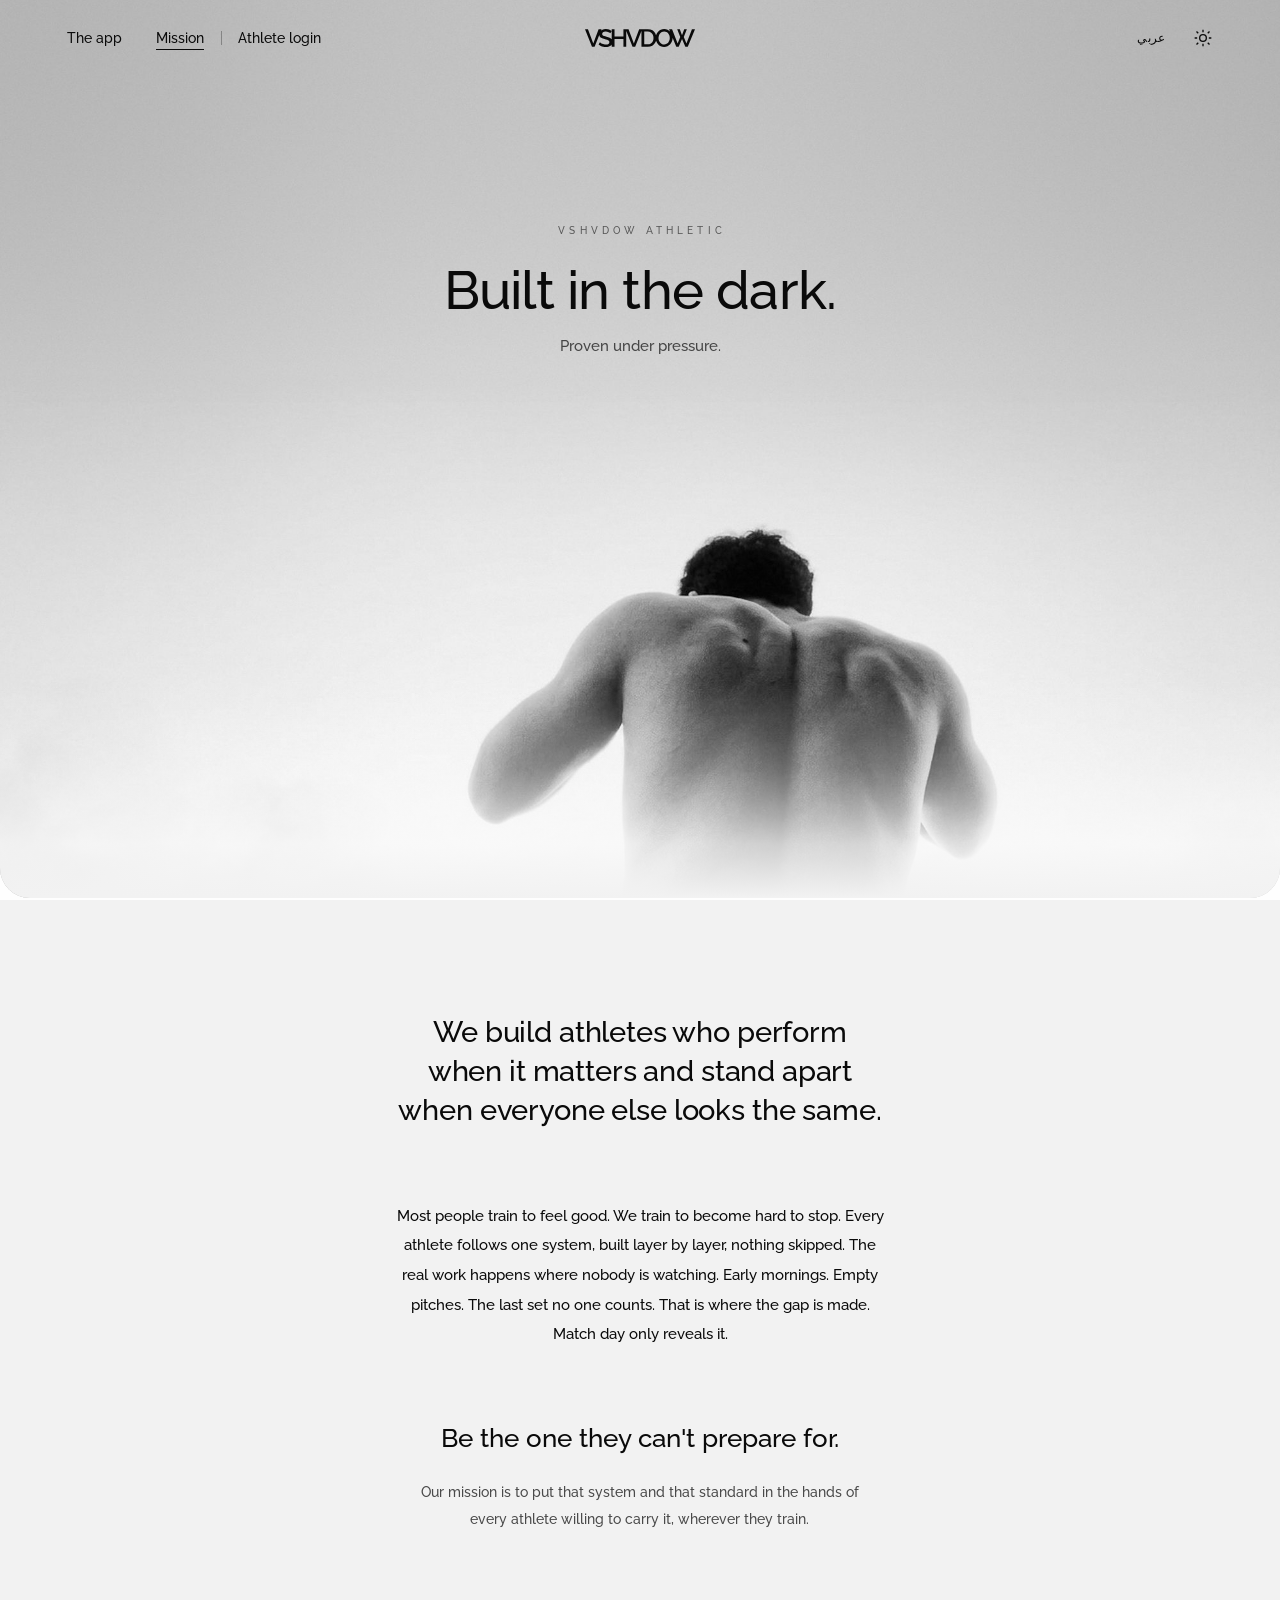
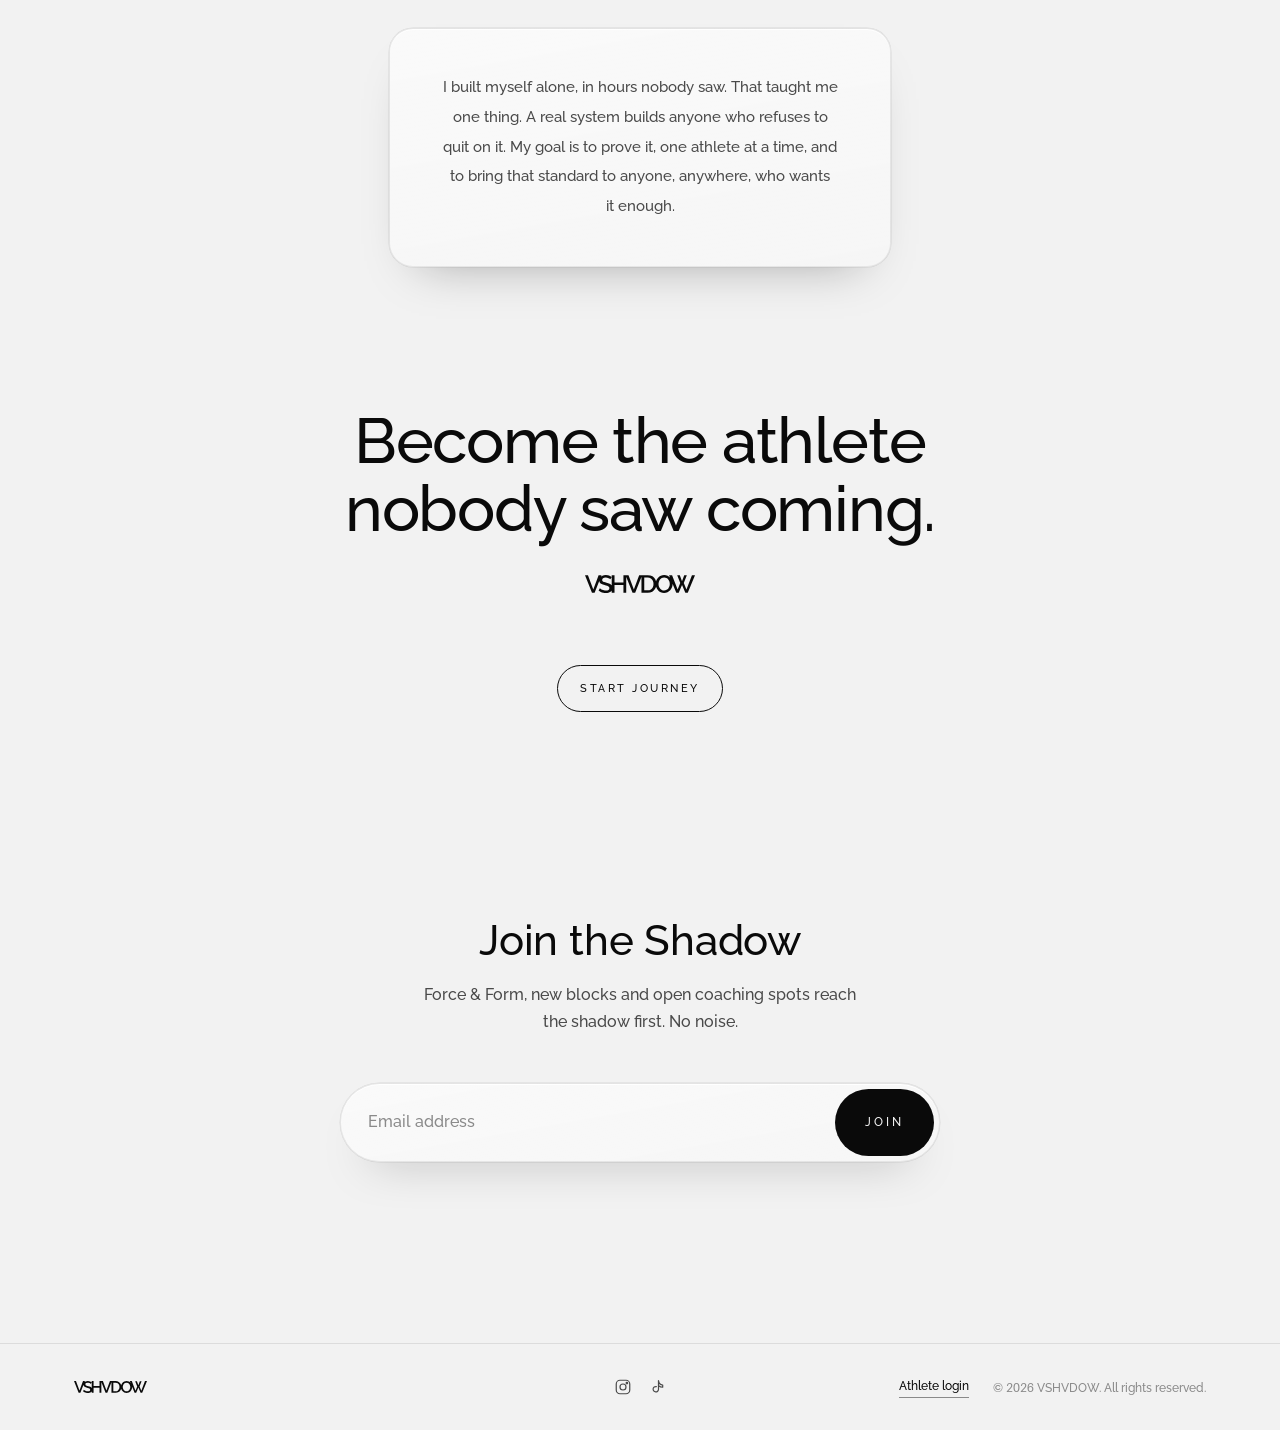
<file: mission.html>
<!DOCTYPE html>
<html lang="en" dir="ltr">
<head>
<meta charset="UTF-8">
<meta name="viewport" content="width=device-width, initial-scale=1.0">

<!-- Sets theme + language before first paint, so there's no flash of the wrong one -->
<script>
(function(){
  try {
    var theme = localStorage.getItem('vshvdow-theme');
    if (!theme) theme = window.matchMedia('(prefers-color-scheme: dark)').matches ? 'dark' : 'light';
    document.documentElement.setAttribute('data-theme', theme);
    var lang = localStorage.getItem('vshvdow-lang') || 'en';
    document.documentElement.setAttribute('lang', lang);
    document.documentElement.setAttribute('dir', lang === 'ar' ? 'rtl' : 'ltr');
    document.documentElement.classList.add('js');
  } catch (e) {}
})();
</script>

<title>VSHVDOW | The Mission</title>
<meta name="description" content="The VSHVDOW mission. One system that builds any athlete willing to carry the standard, wherever they train.">

<meta property="og:title" content="VSHVDOW | The Mission">
<meta property="og:description" content="Built in the dark. Proven under pressure.">
<meta property="og:image" content="https://vshvdow.com/mission-hero-1200.jpg">
<meta property="og:url" content="https://vshvdow.com/mission.html">
<meta name="twitter:card" content="summary_large_image">
<link rel="canonical" href="https://vshvdow.com/mission.html">
<meta property="og:type" content="website">
<meta name="theme-color" content="#000000">

<link rel="icon" type="image/png" sizes="32x32" href="favicon-32.png">
<link rel="icon" type="image/png" sizes="16x16" href="favicon-16.png">
<link rel="apple-touch-icon" sizes="180x180" href="favicon-180.png">
<link rel="icon" type="image/png" sizes="512x512" href="favicon-512.png">

<link rel="preconnect" href="https://fonts.googleapis.com">
<link rel="preconnect" href="https://fonts.gstatic.com" crossorigin>
<link href="https://fonts.googleapis.com/css2?family=Raleway:wght@400;500;600&family=Cairo:wght@400;500&display=swap" rel="stylesheet">


<link rel="preload" href="aileron-400.woff2" as="font" type="font/woff2" crossorigin>
<link rel="preload" as="image" href="mission-hero.jpg" imagesrcset="mission-hero-1200.jpg 1200w, mission-hero.jpg 2000w" imagesizes="100vw">
<link rel="preload" href="vshvdow-wordmark.svg" as="image" type="image/svg+xml">
<link rel="stylesheet" href="styles.css">
<link rel="stylesheet" href="glass.css">
</head>
<body data-page="mission">

<a class="skip-link" href="#main">Skip to content</a>

<header class="site-header" id="siteHeader">
  <div class="header-inner">
    <nav class="main-nav" id="mainNav" aria-label="Primary">
      <a href="index.html#app" data-nav="app"></a>
      <a href="mission.html" data-nav="mission" aria-current="page"></a>
      <a class="nav-login" href="https://app.vshvdow.com" data-nav="login" data-app-link></a>
      <div class="nav-utility">
        <button id="langToggleMobile" class="nav-utility-btn" type="button"></button>
        <button id="themeToggleMobile" class="nav-utility-btn" type="button"></button>
      </div>
    </nav>

    <a class="wordmark" href="index.html" aria-label="VSHVDOW home"><span class="logo-word" aria-hidden="true"></span></a>

    <div class="header-actions">
      <button id="langToggle" class="pill-btn" type="button"></button>

      <button id="themeToggle" class="icon-btn" type="button" aria-label="Toggle color theme">
        <svg class="icon icon-sun" viewBox="0 0 24 24" fill="none" stroke="currentColor" stroke-width="1.6"><circle cx="12" cy="12" r="4"/><path d="M12 2v3M12 19v3M4.2 4.2l2.1 2.1M17.7 17.7l2.1 2.1M2 12h3M19 12h3M4.2 19.8l2.1-2.1M17.7 6.3l2.1-2.1"/></svg>
        <svg class="icon icon-moon" viewBox="0 0 24 24" fill="none" stroke="currentColor" stroke-width="1.6"><path d="M20 14.5A8.5 8.5 0 1 1 9.5 4a7 7 0 0 0 10.5 10.5z"/></svg>
      </button>

      <button id="menuToggle" class="icon-btn nav-toggle" type="button" aria-expanded="false" aria-controls="mainNav" aria-label="Menu">
        <span class="burger"><span></span><span></span><span></span></span>
      </button>
    </div>
  </div>
</header>

<main id="main">

  <section class="mission-hero" id="top">
    <img class="mission-hero-img" src="mission-hero.jpg" srcset="mission-hero-1200.jpg 1200w, mission-hero.jpg 2000w" sizes="100vw" alt="A VSHVDOW athlete training in the fog" fetchpriority="high">
    <div class="mission-hero-content">
      <p class="mission-kicker reveal" id="missionKicker" dir="ltr"></p>
      <h1 class="mission-title reveal reveal-delay" id="missionTitle"></h1>
      <p class="mission-sub reveal reveal-delay-2" id="missionSub"></p>
    </div>
  </section>

  <section class="mission-section" id="mission">
    <div class="section-inner mission-inner">
      <p class="mission-lead" id="missionLead"></p>
      <p class="mission-body" id="missionBody"></p>
      <p class="mission-line" id="missionLine"></p>
      <p class="mission-goal" id="missionGoal"></p>
      <p class="mission-note" id="missionNote"></p>
      <h2 class="mission-statement" id="missionStatement"></h2>
      <p class="mission-sign" aria-label="VSHVDOW"><span class="logo-word" aria-hidden="true"></span></p>
      <a class="line-btn mission-cta" id="missionCta" href="index.html#coaching"></a>
    </div>
  </section>

  <section class="signup-section" id="join">
    <div class="section-inner signup-inner">
      <h2 id="joinTitle"></h2>
      <p class="signup-sub" id="joinSub"></p>
      <form class="signup-form" id="joinForm" novalidate>
        <label class="sr-only" for="joinEmail" id="joinLabel"></label>
        <input class="signup-input" type="email" id="joinEmail" name="email" autocomplete="email" inputmode="email" required>
        <input class="signup-hp" type="text" name="_honey" tabindex="-1" autocomplete="off" aria-hidden="true">
        <button class="signup-btn" type="submit" id="joinBtn"></button>
      </form>
      <p class="signup-status" id="joinStatus" role="status" aria-live="polite"></p>
    </div>
  </section>

</main>

<footer class="site-footer">
  <div class="footer-inner">
    <a class="footer-brand" href="index.html" aria-label="VSHVDOW"><span class="logo-word" aria-hidden="true"></span></a>
    <div class="footer-social">
      <a id="igLink" href="https://www.instagram.com/vshvdow/" target="_blank" rel="noopener" aria-label="Instagram">
        <svg class="icon" viewBox="0 0 24 24" fill="none" stroke="currentColor" stroke-width="1.6"><rect x="3" y="3" width="18" height="18" rx="5"/><circle cx="12" cy="12" r="4"/><circle cx="17.2" cy="6.8" r="1"/></svg>
      </a>
      <a id="ttLink" href="https://www.tiktok.com/@vshvdow?is_from_webapp=1&sender_device=pc" target="_blank" rel="noopener" aria-label="TikTok">
        <svg class="icon" viewBox="0 0 24 24" fill="none" stroke="currentColor" stroke-width="1.6" stroke-linecap="round" stroke-linejoin="round"><path d="M14 3.8v11.2a3.6 3.6 0 1 1-2.9-3.53"/><path d="M14 3.8c.35 3 2.6 5.25 5.6 5.5v3a8.6 8.6 0 0 1-5.6-2.05"/></svg>
      </a>
    </div>
    <div class="footer-end">
      <a class="footer-login" href="https://app.vshvdow.com" data-nav="login" data-app-link></a>
      <p class="footer-rights">© <span id="footerYear"></span> VSHVDOW. <span id="footerRights"></span></p>
    </div>
  </div>
</footer>

<div class="toast" id="toast" role="status" aria-live="polite"></div>

<script src="content.js"></script>
<script src="script.js"></script>
</body>
</html>
</file>
<file: styles.css>
/* ==========================================================
   VSHVDOW · styles.css
   Design tokens live at the top. Layout/section rules follow.
   RTL (Arabic) is handled mostly by CSS logical properties, so
   most rules do not need a separate [dir="rtl"] override.
   ========================================================== */

/* ---------- Fonts ---------- */
/* Aileron (free, CC0) is hosted with the site and used for numbers only. */
@font-face { font-family: 'Aileron'; src: url('aileron-300.woff2') format('woff2'); font-weight: 300; font-style: normal; font-display: swap; }
@font-face { font-family: 'Aileron'; src: url('aileron-400.woff2') format('woff2'); font-weight: 400; font-style: normal; font-display: swap; }
/* "VSH Numerals" only contains the digits 0 to 9 (unicode-range), so putting it
   first in the font stack draws every number on the site in Aileron while
   all the letters stay Raleway (or Cairo in Arabic). */
@font-face { font-family: 'VSH Numerals'; src: url('aileron-300.woff2') format('woff2'); font-weight: 1 350; font-style: normal; font-display: swap; unicode-range: U+0030-0039; }
@font-face { font-family: 'VSH Numerals'; src: url('aileron-400.woff2') format('woff2'); font-weight: 351 1000; font-style: normal; font-display: swap; unicode-range: U+0030-0039; }

/* ---------- Reset ---------- */
*, *::before, *::after { box-sizing: border-box; }
html { height: 100%; }
body { min-height: 100%; }
body { margin: 0; }
img { max-width: 100%; display: block; }
a { color: inherit; }
button { font: inherit; color: inherit; background: none; border: 0; cursor: pointer; }
ul { margin: 0; padding: 0; list-style: none; }
h1, h2, h3, p { margin: 0; }
h1, h2, h3, h4, strong, b, th { font-weight: var(--w-heavy); }

/* ---------- Design tokens ---------- */
:root {
  --c-void:  #0a0a0a;
  --c-ink:   #1a1a1a;
  --c-iron:  #4a4a4a;
  --c-mist:  #8a8a8a;
  --c-fog:   #d6d6d6;
  --c-paper: #fafafa;

  --bg: var(--c-paper);
  --bg-raised: #ffffff;
  --text: var(--c-void);
  --text-muted: var(--c-iron);
  --text-faint: var(--c-mist);
  --border: #dcdcdc;
  --invert-bg: var(--c-void);
  --invert-text: var(--c-paper);
  --invert-muted: #b5b5b5;
  --scrim: rgba(10,10,10,.5);
  color-scheme: light;

  --font-display: 'VSH Numerals', 'Raleway', sans-serif;
  --font-body: 'VSH Numerals', 'Raleway', sans-serif;
  --font-mono: 'Aileron', 'Raleway', sans-serif; /* big numbers: pyramid layers, prices, product numbers */
  --w-heavy: 500; /* headlines and titles use Medium, never bold */
  --w-light: 300; /* the logo, the hero line and big numbers use Light */
  --w-text: 500;

  --container: 1180px;

  /* One logo scale: every logo on the site is one of these four sizes */
  --logo-md: 18px;   /* wordmark height: header, Mission signature */
  --logo-sm: 12px;   /* wordmark height: footer */
  --mark-lg: 96px;   /* crescent width: over a section title */
  --mark-sm: 40px;   /* crescent width: on a card */
  /* One shape for every portrait photo and film (the program cards, the coach, results) */
  --ratio-portrait: 3 / 4;
  --radius: 0;
  --ease: cubic-bezier(.22,.61,.36,1);

  --sp-1: 4px;  --sp-2: 8px;  --sp-3: 12px; --sp-4: 16px; --sp-5: 24px;
  --sp-6: 32px; --sp-7: 48px; --sp-8: 64px; --sp-9: 96px; --sp-10: 128px;

  --text-xs: .78rem; --text-sm: .9rem; --text-base: 1rem; --text-lg: 1.15rem;
  --text-xl: 1.4rem;  --text-2xl: 1.75rem; --text-3xl: 2.25rem;
  --text-4xl: 3rem;   --text-hero: clamp(2.4rem, 6.5vw, 5rem);
}

html[lang="ar"] {
  --font-display: 'VSH Numerals', 'Cairo', sans-serif;
  --font-body: 'VSH Numerals', 'Cairo', sans-serif;
}

html[data-theme="dark"] {
  --bg: var(--c-void);
  --bg-raised: #141414;
  --text: var(--c-paper);
  --text-muted: #b5b5b5;
  --text-faint: #6b6b6b;
  --border: #262626;
  --invert-bg: var(--c-paper);
  --invert-text: var(--c-void);
  --invert-muted: #575757;
  --scrim: rgba(0,0,0,.6);
  color-scheme: dark;
}

/* ---------- Base ---------- */
body {
  background: var(--bg);
  color: var(--text);
  font-family: var(--font-body);
  font-size: var(--text-base);
  font-weight: var(--w-text);
  line-height: 1.55;
  -webkit-font-smoothing: antialiased;
  transition: background .25s var(--ease), color .25s var(--ease);
}
.section-inner { max-width: var(--container); margin-inline: auto; padding-inline: var(--sp-5); }
main { display: flow-root; } /* contains .hero's negative margin so it can't collapse through to <body> and break the sticky header */
section { padding-block: clamp(5.5rem, 9vw, 8.5rem); }
section[id] { scroll-margin-top: 84px; }
@media (max-width: 760px) { section { padding-block: 4.5rem; } }

h2 { font-family: var(--font-display); font-weight: var(--w-heavy); font-size: var(--text-3xl); line-height: 1.15; letter-spacing: -.2px; }
html[lang="ar"] h2 { letter-spacing: 0; }
/* balanced headlines and no lonely last words in paragraphs */
h1, h2, h3 { text-wrap: balance; }
p { text-wrap: pretty; }
.sr-only { position: absolute; width: 1px; height: 1px; padding: 0; margin: -1px; overflow: hidden; clip: rect(0 0 0 0); white-space: nowrap; border: 0; }
::selection { background: var(--text); color: var(--bg); }
.section-sub { max-width: 46ch; color: var(--text-muted); font-size: var(--text-lg); margin-top: var(--sp-3); }

.skip-link { position: absolute; inset-inline-start: -999px; top: 0; background: var(--text); color: var(--bg); padding: .8em 1.2em; z-index: 999; }
.skip-link:focus { inset-inline-start: var(--sp-3); top: var(--sp-3); }

:focus-visible { outline: 2px solid var(--text); outline-offset: 3px; }

@media (prefers-reduced-motion: reduce) {
  *, *::before, *::after { animation-duration: .001ms !important; animation-iteration-count: 1 !important; transition-duration: .001ms !important; scroll-behavior: auto !important; }
}
html { scroll-behavior: smooth; }
/* Moving between the home page and the Mission page cross-fades instead of
   flashing white (browsers that support it). The header is identical on both
   pages, so it holds still through the fade. It must NOT get its own
   view-transition-name: that turns it into a "backdrop root" and switches
   off the blur behind it. */
@view-transition { navigation: auto; }
::view-transition-old(root), ::view-transition-new(root) { animation-duration: .45s; animation-timing-function: cubic-bezier(.22,.61,.36,1); }
@media (prefers-reduced-motion: reduce) { @view-transition { navigation: none; } }

.icon { width: 20px; height: 20px; }

/* ---------- Buttons ---------- */
.btn {
  display: inline-flex; align-items: center; justify-content: center; gap: .5em;
  padding: .95em 1.7em; font-family: var(--font-body); font-weight: 500; font-size: var(--text-base);
  text-decoration: none; border: 1.5px solid var(--text); border-radius: var(--radius);
  transition: transform .15s var(--ease), background .2s var(--ease), color .2s var(--ease), opacity .2s var(--ease);
  white-space: nowrap;
}
.btn-primary { background: var(--text); color: var(--bg); }
.btn-primary:hover { transform: translateY(-2px); }
.btn-ghost { background: transparent; color: var(--text); }
/* Outline: transparent fill, only the edge (and text) coloured */
.btn-outline { background: transparent; color: var(--text); border-color: currentColor; }
.btn-outline:hover { background: var(--text); color: var(--bg); border-color: var(--text); transform: translateY(-2px); }
.btn-ghost:hover { background: var(--text); color: var(--bg); }
.btn-small { padding: .55em 1.2em; font-size: var(--text-sm); }
.btn[disabled], .btn.is-waitlist { opacity: .55; cursor: default; }
.btn.is-waitlist:hover { transform: none; }

/* ---------- Logo ---------- */
/* Each logo comes from ONE file: vshvdow-wordmark.svg (the name) and
   vshvdow-icon.svg (the crescent). They're drawn as a mask in the current
   text colour, so they follow light, dark and the header's tone by
   themselves. Replace those two files and the logo changes everywhere
   (README part 6). The shapes' proportions are the aspect ratios below. */
.logo-word, .logo-mark {
  display: block; background-color: currentColor;
  -webkit-mask-repeat: no-repeat; mask-repeat: no-repeat;
  -webkit-mask-size: contain; mask-size: contain;
  -webkit-mask-position: center; mask-position: center;
}
.logo-word { -webkit-mask-image: url("vshvdow-wordmark.svg"); mask-image: url("vshvdow-wordmark.svg"); aspect-ratio: 6228 / 1018; height: var(--logo-md); width: auto; }
.logo-mark { -webkit-mask-image: url("vshvdow-icon.svg"); mask-image: url("vshvdow-icon.svg"); aspect-ratio: 978.52 / 416.3; width: var(--mark-sm); height: auto; }
@media (forced-colors: active) { .logo-word, .logo-mark { forced-color-adjust: none; background-color: CanvasText; } }

/* ---------- Header ---------- */
/* Transparent at the very top (sits over the hero video). Once the page
   scrolls, script.js adds .scrolled and a soft fog fades in behind the
   header: a light blur that is strongest at the very top and dissolves
   downwards (masked), so there is no hard edge or frame line. The fog lives
   on ::before (not the header itself) so the fixed mobile menu inside the
   header still positions against the viewport. .on-dark / .on-light (set by
   script.js over dark photo bands) flip the text colour and the fog tint. */
.site-header {
  position: sticky; top: 0; z-index: 100;
  background: transparent;
}
.site-header::before {
  content: ""; position: absolute; inset: 0; pointer-events: none;
  background: linear-gradient(180deg, color-mix(in srgb, var(--bg) 45%, transparent) 0%, color-mix(in srgb, var(--bg) 18%, transparent) 60%, transparent 100%);
  -webkit-backdrop-filter: blur(8px); backdrop-filter: blur(8px);
  -webkit-mask-image: linear-gradient(180deg, #000 0%, #000 35%, transparent 100%);
  mask-image: linear-gradient(180deg, #000 0%, #000 35%, transparent 100%);
  opacity: 0; transition: opacity .45s var(--ease);
}
.site-header.scrolled::before { opacity: 1; }
/* same strength over the dark photo bands, just a darker tint so white text stays readable */
.site-header.on-dark::before { background: linear-gradient(180deg, rgba(10,10,10,.3) 0%, rgba(10,10,10,.1) 60%, rgba(10,10,10,0) 100%); }
.site-header.on-light::before { background: linear-gradient(180deg, rgba(250,250,250,.5) 0%, rgba(250,250,250,.2) 60%, rgba(250,250,250,0) 100%); }
@supports not ((backdrop-filter: blur(1px)) or (-webkit-backdrop-filter: blur(1px))) {
  .site-header::before { background: linear-gradient(180deg, color-mix(in srgb, var(--bg) 85%, transparent) 0%, transparent 100%); }
}
.header-inner { position: relative; z-index: 1; }
.header-inner .wordmark::after { display: none; }
.header-inner .pill-btn { border-color: transparent; }
.wordmark, .pill-btn, .icon-btn { transition: color .2s var(--ease), opacity .15s var(--ease); }

.site-header.on-dark .wordmark,
.site-header.on-dark .pill-btn,
.site-header.on-dark .icon-btn { color: #fff; }
.site-header.on-light .wordmark,
.site-header.on-light .pill-btn,
.site-header.on-light .icon-btn { color: var(--c-void); }
@media (min-width: 901px) {
  /* on smaller screens the nav links live inside the solid dropdown panel, so they keep theme colours */
  .site-header.on-dark .main-nav a { color: #fff; }
  .site-header.on-light .main-nav a { color: var(--c-void); }
}
.site-header .main-nav a:hover,
.site-header .pill-btn:hover,
.site-header .icon-btn:hover { opacity: .65; background: none; }
.site-header .main-nav a:hover { text-decoration: underline; text-underline-offset: 4px; }
.header-inner {
  max-width: var(--container); margin-inline: auto; padding-inline: var(--sp-5);
  height: 68px; display: grid; grid-template-columns: 1fr auto 1fr; align-items: center; column-gap: var(--sp-5);
}
.wordmark {
  display: block; line-height: 0; text-decoration: none; color: var(--text); position: relative;
  grid-column: 2; justify-self: center;
}
/* the header logo: the single wordmark file, at the standard size */
.wordmark .logo-word { height: var(--logo-md); }
@media (max-width: 860px) { .wordmark .logo-word { height: 15px; } }
/* Athlete login sits apart from the page links, behind a short hairline */
.main-nav .nav-login { position: relative; }
@media (min-width: 901px) {
  .main-nav .nav-login::before { content: ""; position: absolute; inset-inline-start: -14px; top: 50%; width: 1px; height: 12px; background: currentColor; opacity: .3; transform: translateY(-50%); }
}
.main-nav { display: flex; align-items: center; gap: 28px; grid-column: 1; justify-self: start; }
.main-nav a { text-decoration: none; color: var(--text-muted); font-size: var(--text-sm); font-weight: 500; transition: color .15s var(--ease); }
.main-nav a:hover { color: var(--text); }
.main-nav a[aria-current="page"] { color: var(--text); text-decoration: underline; text-decoration-thickness: 1px; text-underline-offset: 6px; }
.header-actions { display: flex; align-items: center; gap: var(--sp-3); grid-column: 3; justify-self: end; }
.pill-btn {
  border: 1px solid var(--border); border-radius: 999px; padding: .4em 1em;
  font-size: var(--text-xs); font-weight: 500; letter-spacing: .3px; color: var(--text-muted);
  transition: border-color .15s var(--ease), color .15s var(--ease);
}
.pill-btn:hover { border-color: var(--text); color: var(--text); }
.icon-btn { display: inline-flex; align-items: center; justify-content: center; width: 36px; height: 36px; color: var(--text-muted); border-radius: 999px; }
.icon-btn:hover { color: var(--text); background: var(--border); }
.icon-moon { display: none; }
html[data-theme="dark"] .icon-sun { display: none; }
html[data-theme="dark"] .icon-moon { display: block; }

.nav-toggle { display: none; }
.burger { width: 20px; height: 14px; position: relative; display: block; }
.burger span { position: absolute; inset-inline-start: 0; width: 100%; height: 1.6px; background: currentColor; transition: transform .25s var(--ease), opacity .25s var(--ease); }
.burger span:nth-child(1) { top: 0; }
.burger span:nth-child(2) { top: 6px; }
.burger span:nth-child(3) { top: 12px; }
.nav-toggle[aria-expanded="true"] .burger span:nth-child(1) { transform: translateY(6px) rotate(45deg); }
.nav-toggle[aria-expanded="true"] .burger span:nth-child(2) { opacity: 0; }
.nav-toggle[aria-expanded="true"] .burger span:nth-child(3) { transform: translateY(-6px) rotate(-45deg); }

.nav-utility { display: none; }
@media (max-width: 900px) {
  .header-inner { display: flex; justify-content: flex-end; align-items: center; position: relative; }
  .wordmark { position: absolute; left: 50%; transform: translateX(-50%); }
  .main-nav {
    position: fixed; inset: 68px 0 auto 0; background: var(--bg); border-bottom: 1px solid var(--border);
    flex-direction: column; align-items: stretch; gap: 0; padding: var(--sp-4) var(--sp-5) var(--sp-6);
    transform: translateY(-6px); opacity: 0; pointer-events: none; transition: opacity .2s var(--ease), transform .2s var(--ease);
  }
  .main-nav.open { opacity: 1; pointer-events: auto; transform: translateY(0); }
  .main-nav a { padding: var(--sp-3) 0; border-bottom: 1px solid var(--border); font-size: var(--text-lg); }
  .nav-toggle { display: flex; }
  #langToggle, #themeToggle { display: none; }
  .nav-utility { display: flex; gap: var(--sp-3); margin-top: var(--sp-5); }
  .nav-utility-btn {
    flex: 1; border: 1px solid var(--border); border-radius: var(--radius); padding: .8em;
    font-size: var(--text-sm); font-weight: 500; color: var(--text-muted); text-align: center;
  }
}

/* ---------- Hero ---------- */
/* Full-bleed black & white video, graded high-contrast with a vignette
   and a little film grain. The text block sits in the exact centre of the
   whole video frame (the video runs up behind the header too). */
.hero {
  position: relative; height: 100vh; height: 100svh; min-height: 540px; margin-top: -68px;
  display: grid; place-items: center; overflow: hidden; background: var(--c-void); padding: 0;
}
.hero-media { position: absolute; inset: 0; }
.hero-video {
  width: 100%; height: 100%; object-fit: cover; object-position: center 35%; display: block;
  filter: grayscale(1) contrast(1.22) brightness(.86);
}
.hero-scrim {
  position: absolute; inset: 0;
  background:
    radial-gradient(ellipse 75% 70% at 50% 50%, rgba(10,10,10,0) 0%, rgba(10,10,10,.28) 62%, rgba(10,10,10,.78) 100%),
    linear-gradient(180deg, rgba(10,10,10,.45) 0%, rgba(10,10,10,0) 22%, rgba(10,10,10,0) 70%, rgba(10,10,10,.5) 100%),
    rgba(10,10,10,.2);
}
/* one fine film grain, shared by the hero and the product films so they read as one reel */
:root { --grain: url("data:image/svg+xml,%3Csvg xmlns='http://www.w3.org/2000/svg' width='180' height='180'%3E%3Cfilter id='n'%3E%3CfeTurbulence type='fractalNoise' baseFrequency='.85' numOctaves='2' stitchTiles='stitch'/%3E%3CfeColorMatrix values='0 0 0 0 1  0 0 0 0 1  0 0 0 0 1  0 0 0 .9 0'/%3E%3C/filter%3E%3Crect width='100%25' height='100%25' filter='url(%23n)'/%3E%3C/svg%3E"); }
.hero-grain {
  position: absolute; inset: 0; opacity: .14; mix-blend-mode: overlay; pointer-events: none;
  background-image: var(--grain);
}
.hero-content {
  position: relative; z-index: 1; width: 100%; max-width: var(--container);
  padding: var(--sp-6) var(--sp-5); margin-inline: auto; color: #fff;
  display: flex; flex-direction: column; align-items: center; text-align: center;
}
.hero-headline { font-family: var(--font-display); font-weight: var(--w-heavy); margin: 0; }
.hero-headline span { display: block; }
.hero-line1 {
  font-size: clamp(1.3rem, 2.3vw, 1.95rem); line-height: 1.1; letter-spacing: -.005em; text-transform: uppercase;
  text-wrap: balance; max-width: 10.5em; margin-inline: auto; /* two lines, like the reference */
}
.hero-line2 {
  margin-top: var(--sp-4); font-family: var(--font-body); font-size: clamp(.68rem, .75vw, .76rem);
  letter-spacing: .04em; text-transform: uppercase; color: rgba(255,255,255,.8); font-weight: 400;
}
html[lang="ar"] .hero-line1 { letter-spacing: 0; line-height: 1.3; text-transform: none; font-family: 'Cairo', sans-serif; }
/* rectangular outline button, like the reference: wide, square corners, small spaced caps */
.hero-cta {
  margin-top: var(--sp-6); display: inline-flex; align-items: center; justify-content: center;
  padding: 1.25em 2em; box-sizing: border-box;
  border: 1px solid rgba(255,255,255,.78); border-radius: 0; background: transparent; color: #fff;
  font-family: var(--font-body); font-size: .7rem; font-weight: 400; letter-spacing: .22em; text-transform: uppercase;
  text-decoration: none; transition: background .35s var(--ease), color .35s var(--ease), border-color .35s var(--ease);
}
.hero-cta:hover, .hero-cta:focus-visible { background: #fff; color: var(--c-void); border-color: #fff; }
html[lang="ar"] .hero-cta { letter-spacing: 0; font-size: .85rem; }
/* a thin line at the bottom of the hero with a slow light running down it */
.scroll-cue { position: absolute; left: 50%; bottom: clamp(18px, 4vh, 36px); transform: translateX(-50%); z-index: 1; display: block; width: 24px; height: 56px; }
.scroll-cue span { position: absolute; left: 50%; top: 0; width: 1px; height: 100%; background: rgba(255,255,255,.22); overflow: hidden; }
.scroll-cue span::after { content: ""; position: absolute; left: 0; top: -45%; width: 1px; height: 45%; background: #fff; animation: cue 2.6s var(--ease) infinite; }
@keyframes cue { 0% { top: -45%; } 65%, 100% { top: 100%; } }
@media (prefers-reduced-motion: reduce) { .scroll-cue span::after { animation: none; top: 0; } }

.reveal { opacity: 0; filter: blur(10px); animation: reveal .9s var(--ease) forwards; }
.reveal-delay { animation-delay: .16s; }
.reveal-delay-2 { animation-delay: .32s; }
@keyframes reveal { to { opacity: 1; filter: blur(0); } }

/* Scroll reveal (script.js tags elements with .rv and adds .in as they enter
   the screen). Only active when JS runs (html.js), so nothing is ever hidden
   without it. 'backwards' fill means hover transforms work after it plays. */
html.js .rv { opacity: 0; }
html.js .rv.in { opacity: 1; animation: rise .9s var(--ease) backwards; animation-delay: var(--d, 0s); }
html.js .layer.rv.in { animation-name: build; animation-duration: .75s; }
@keyframes rise { from { opacity: 0; transform: translateY(26px); } to { opacity: 1; transform: none; } }
@keyframes build { from { opacity: 0; transform: translateY(18px) scaleX(.92); } to { opacity: 1; transform: none; } }
@media (prefers-reduced-motion: reduce) { html.js .rv { opacity: 1; } html.js .rv.in { animation: none; } }

/* ---------- Pyramid ---------- */
.pyramid { display: flex; flex-direction: column; align-items: center; gap: 0; margin-top: var(--sp-8); }
/* each layer is a hairline that widens towards the base, so the pyramid is drawn with lines and space */
.layer {
  width: calc(40% + var(--step, 4) * 15%); max-width: 760px; background: transparent; border: 0; border-top: 1px solid var(--border);
  padding: var(--sp-5) var(--sp-4); text-align: center;
}
.layer:last-child { border-bottom: 1px solid var(--border); }
.layer-num { transition: color .35s var(--ease); }
.layer:hover .layer-num { color: var(--text); }
.layer-num { font-family: var(--font-mono); font-weight: 300; font-size: clamp(1.7rem, 3.6vw, 2.4rem); color: var(--text-faint); display: block; margin-bottom: 6px; }
.layer-name { font-family: var(--font-display); font-size: var(--text-xl); font-weight: var(--w-heavy); }
.layer-detail { font-size: var(--text-sm); color: var(--text-muted); margin-top: 4px; }
@media (max-width: 640px) { .layer { width: calc(70% + var(--step, 4) * 7.5%); padding: var(--sp-4) var(--sp-2); } .layer-name { font-size: 1.2rem; } }

/* ---------- Band (mid-page statement) ---------- */
.band { position: relative; height: 56vh; min-height: 360px; display: flex; align-items: center; justify-content: center; overflow: hidden; padding: 0; }
/* photo bands melt into the page at the top and bottom instead of ending on a hard edge */
.band::after {
  content: ""; position: absolute; inset: 0; pointer-events: none;
  background: linear-gradient(180deg, var(--bg) 0%, color-mix(in srgb, var(--bg) 0%, transparent) 24%, transparent 76%, var(--bg) 100%);
}
.band-img { position: absolute; inset: 0; width: 100%; height: 100%; object-fit: cover; }
.band-scrim { position: absolute; inset: 0; background: var(--scrim); }
.band-line { position: relative; z-index: 1; color: #fff; font-family: var(--font-display); font-weight: var(--w-heavy); font-size: clamp(.85rem, 1.4vw, 1.1rem); text-align: center; padding-inline: var(--sp-5); letter-spacing: .42em; text-transform: uppercase; }
html[lang="ar"] .band-line { letter-spacing: 0; font-size: clamp(1.15rem, 2.2vw, 1.6rem); }

/* ---------- Coaching ---------- */
/* Two levels side by side, laid out like a spec sheet: name and spots, the
   monthly price, the block terms, then one row per thing you get. The
   currency switch changes every price on the page (programs too). */
.coaching-head { display: flex; align-items: flex-end; justify-content: space-between; gap: var(--sp-6); flex-wrap: wrap; }
.currency-switch { display: inline-flex; gap: 2px; padding: 3px; border: 1px solid var(--border); flex: none; }
.currency-switch button { padding: .6em 1.15em; font-size: .68rem; font-weight: 500; letter-spacing: .2em; color: var(--text-muted); transition: background .3s var(--ease), color .3s var(--ease); }
.currency-switch button:hover { color: var(--text); }
.currency-switch button[aria-pressed="true"] { background: var(--text); color: var(--bg); }
html[lang="ar"] .currency-switch button { letter-spacing: 0; font-size: .85rem; }
.offer-line { margin-top: var(--sp-6); display: flex; align-items: center; gap: 12px; font-size: var(--text-sm); color: var(--text); }
.offer-line::before { content: ""; width: 6px; height: 6px; border-radius: 50%; background: currentColor; flex: none; }
.offer-line[hidden] { display: none; }
.coach-grid { margin-top: var(--sp-6); display: grid; grid-template-columns: repeat(2, minmax(0, 1fr)); gap: var(--sp-5); align-items: stretch; }
@media (max-width: 860px) { .coach-grid { grid-template-columns: 1fr; max-width: 560px; } }
.coach-card { display: flex; flex-direction: column; padding: clamp(28px, 3.4vw, 48px); background: var(--bg-raised); border: 1px solid var(--border); }
.coach-card.featured { background: var(--invert-bg); color: var(--invert-text); border-color: var(--invert-bg); }
.coach-top { display: flex; justify-content: space-between; align-items: baseline; gap: var(--sp-4); }
.coach-name { font-size: var(--text-2xl); font-weight: var(--w-heavy); letter-spacing: -.2px; line-height: 1.1; }
.coach-spots { display: inline-flex; align-items: center; gap: 8px; font-size: var(--text-xs); color: var(--text-muted); white-space: nowrap; }
.coach-spots::before { content: ""; width: 6px; height: 6px; border-radius: 50%; background: currentColor; }
.coach-spots.is-full::before { opacity: .4; }
.coach-pitch { margin-top: var(--sp-2); font-size: var(--text-sm); color: var(--text-muted); }
.coach-price { margin-top: var(--sp-7); display: flex; align-items: baseline; gap: 10px; flex-wrap: wrap; }
.coach-amount { font-family: var(--font-mono); font-weight: 300; font-size: clamp(2.5rem, 4.2vw, 3.3rem); line-height: 1; letter-spacing: -.01em; }
.coach-per { font-size: var(--text-sm); color: var(--text-muted); }
/* the full price, struck through, while the launch offer is open */
.coach-was { margin-inline-start: 4px; font-family: var(--font-mono); font-weight: 300; font-size: 1.05rem; color: var(--text-muted); text-decoration-thickness: 1px; }
.coach-card.featured .coach-was { color: var(--invert-muted); }
.coach-terms { margin-top: var(--sp-3); font-size: var(--text-xs); line-height: 1.6; color: var(--text-faint); }
.coach-rows { margin: var(--sp-6) 0 0; border-top: 1px solid var(--border); }
.coach-row { display: grid; grid-template-columns: 8.5rem minmax(0, 1fr); gap: var(--sp-4); padding: 14px 0; border-bottom: 1px solid var(--border); font-size: var(--text-sm); line-height: 1.5; }
.coach-row dt { color: var(--text-faint); }
.coach-row dd { margin: 0; }
@media (max-width: 520px) { .coach-row { grid-template-columns: 1fr; gap: 2px; } }
/* the same thin, square outline as the hero button; it fills on hover */
.coach-cta {
  margin-top: var(--sp-7); display: flex; align-items: center; justify-content: center; padding: 1.3em 1.5em;
  border: 1px solid var(--text); color: var(--text); text-decoration: none;
  font-size: .72rem; font-weight: 500; letter-spacing: .2em; text-transform: uppercase;
  transition: background .35s var(--ease), color .35s var(--ease);
}
.coach-cta:hover, .coach-cta:focus-visible { background: var(--text); color: var(--bg); }
html[lang="ar"] .coach-cta { letter-spacing: 0; font-size: .9rem; }
.coach-card.featured .coach-spots, .coach-card.featured .coach-pitch, .coach-card.featured .coach-per { color: var(--invert-muted); }
.coach-card.featured .coach-terms, .coach-card.featured .coach-row dt { color: color-mix(in srgb, var(--invert-text) 50%, transparent); }
.coach-card.featured .coach-rows, .coach-card.featured .coach-row { border-color: color-mix(in srgb, var(--invert-text) 16%, transparent); }
.coach-card.featured .coach-cta { border-color: var(--invert-text); color: var(--invert-text); }
.coach-card.featured .coach-cta:hover, .coach-card.featured .coach-cta:focus-visible { background: var(--invert-text); color: var(--invert-bg); }

/* ---------- Products ---------- */
/* A calm centred title (the crescent, "Products", one line), then the films
   as a reel, sized like Opus's training principle cards: tall 3:4 cards,
   3.3 across on computers, 1.7 on tablets, 1.2 on phones. The reel starts on
   the same line as the text above it and runs off the right edge (the left
   edge in Arabic), so the next card always peeks in. It snaps card by card,
   swipes on phones and trackpads, drags with a mouse (script.js), and a
   hairline underneath fills as you move through it. */
.products-section { overflow-x: clip; padding-top: clamp(3.5rem, 6vw, 5.5rem); }
.products-head { display: flex; flex-direction: column; align-items: center; text-align: center; }
.products-head .section-sub { margin-inline: auto; }
.products-mark { width: var(--mark-lg); margin-bottom: var(--sp-5); color: var(--text); }

.product-rail {
  /* the column the cards are measured against, and where it starts */
  --gap: 14px;
  --gut: var(--sp-5);
  --colw: min(calc(100vw - var(--gut) * 2), calc(var(--container) - var(--gut) * 2));
  --inset: max(var(--gut), calc((100vw - var(--container)) / 2 + var(--gut)));
  --per: 1.2;
  margin-top: clamp(2.5rem, 4.5vw, 3.5rem);
  margin-inline: calc(50% - 50vw);
  padding-inline-start: var(--inset);
  scroll-padding-inline-start: var(--inset);
  overflow-x: auto; overflow-y: hidden; scrollbar-width: none; overscroll-behavior-x: contain;
  scroll-snap-type: x mandatory; scroll-behavior: smooth;
}
@media (min-width: 641px) { .product-rail { --per: 1.7; } }
@media (min-width: 990px) { .product-rail { --per: 3.3; } }
.product-rail::-webkit-scrollbar { display: none; }
.product-rail:focus-visible { outline: none; }
.product-rail:focus-visible .product-card { outline: 1px solid var(--text); outline-offset: 4px; }
@media (hover: hover) and (pointer: fine) {
  .product-rail.is-scrollable { cursor: grab; }
}
/* while a mouse drags (or settles after one), snapping waits so the row follows the hand */
.product-rail.is-dragging, .product-rail.is-settling { scroll-snap-type: none; scroll-behavior: auto; }
.product-rail.is-dragging { cursor: grabbing; user-select: none; -webkit-user-select: none; }
.product-track { display: flex; gap: var(--gap); width: max-content; }
/* a spacer at the end, so the last card can line up with the right edge of the text */
.product-track::after { content: ""; flex: 0 0 calc(var(--inset) - var(--gap)); }

.product-card {
  flex: 0 0 calc((var(--colw) - (var(--per) - 1) * var(--gap)) / var(--per));
  aspect-ratio: var(--ratio-portrait); max-height: 730px;
  scroll-snap-align: start; position: relative; overflow: hidden; isolation: isolate;
  background: #141414; color: #fff; pointer-events: none;
}
/* The still (the film's own first frame) fills the card; the film fades in
   over it once it's playing, so the switch can't be seen. Both are already
   graded, so no filters here. */
.product-media { position: absolute; inset: 0; overflow: hidden; }
.product-still, .product-video { position: absolute; inset: 0; width: 100%; height: 100%; object-fit: cover; display: block; }
.product-video { opacity: 0; transition: opacity 1.2s var(--ease); }
/* iPhones draw a play icon over a video they won't start by themselves; the
   films start on the first touch instead (script.js), so hide it */
video::-webkit-media-controls-start-playback-button { display: none !important; -webkit-appearance: none; }
video::-webkit-media-controls { display: none !important; }
.product-video.is-playing { opacity: 1; }
/* the four films wake one after another, a beat apart */
.product-card:nth-child(2) .product-video { transition-delay: .15s; }
.product-card:nth-child(3) .product-video { transition-delay: .3s; }
.product-card:nth-child(4) .product-video { transition-delay: .45s; }
.product-media::after {
  content: ""; position: absolute; inset: 0; pointer-events: none;
  opacity: .12; mix-blend-mode: overlay; background-image: var(--grain);
}
/* no frame: just a soft shade at the top for the crescent and a deeper one under the words */
.product-overlay {
  position: absolute; inset: 0; z-index: 1;
  display: flex; flex-direction: column; justify-content: space-between;
  padding: clamp(18px, 1.7vw, 24px);
  background: linear-gradient(180deg, rgba(10,10,10,.3) 0%, rgba(10,10,10,0) 22%, rgba(10,10,10,0) 46%, rgba(10,10,10,.66) 100%);
}
.product-top { display: flex; justify-content: space-between; align-items: center; gap: var(--sp-3); min-height: 19px; }
.product-mark { width: var(--mark-sm); color: #fff; opacity: .92; }
.product-status { font-size: .66rem; font-weight: 500; letter-spacing: .22em; text-transform: uppercase; color: rgba(255,255,255,.82); }
html[lang="ar"] .product-status { letter-spacing: 0; font-size: .8rem; }
.product-num { display: block; margin-bottom: 10px; font-family: var(--font-mono); font-weight: 400; font-size: 1.05rem; letter-spacing: .08em; }
.product-title { font-family: var(--font-display); font-weight: var(--w-heavy); font-size: clamp(1.2rem, 1.45vw, 1.35rem); line-height: 1.14; letter-spacing: -.2px; }
html[lang="ar"] .product-title { letter-spacing: 0; }
.product-line { margin-top: 7px; font-size: .875rem; line-height: 1.5; color: rgba(255,255,255,.78); max-width: 30ch; }
/* every card keeps room for three lines, so numbers and titles sit on one line across the row */
.product-line { min-height: 4.5em; display: -webkit-box; -webkit-line-clamp: 3; -webkit-box-orient: vertical; overflow: hidden; }
.product-meta { margin-top: 14px; display: flex; flex-wrap: wrap; gap: 0 12px; font-size: .78rem; color: rgba(255,255,255,.92); }
.product-meta:empty { display: none; }
.product-meta span + span { padding-inline-start: 12px; border-inline-start: 1px solid rgba(255,255,255,.35); }
.product-buy {
  pointer-events: auto; margin-top: 16px; display: inline-flex; padding: .95em 1.7em; border: 1px solid #fff; color: #fff; text-decoration: none;
  font-size: .66rem; font-weight: 500; letter-spacing: .22em; text-transform: uppercase; transition: background .3s var(--ease), color .3s var(--ease);
}
.product-buy:hover, .product-buy:focus-visible { background: #fff; color: #0a0a0a; }
html[lang="ar"] .product-buy { letter-spacing: 0; font-size: .85rem; }
/* under the row: while programs are coming, one quiet line and a button to the signup */
.programs-note { margin-top: var(--sp-7); display: flex; flex-direction: column; align-items: center; gap: var(--sp-5); text-align: center; }
.programs-note[hidden] { display: none; }
.programs-note p { max-width: 46ch; color: var(--text-muted); font-size: var(--text-base); line-height: 1.7; }

/* the hairline: the share of the row you've seen so far */
.product-progress { position: relative; height: 1px; margin-top: var(--sp-6); background: var(--border); overflow: hidden; }
.product-progress[hidden] { display: none; }
.product-progress span { position: absolute; inset: 0; background: var(--text); transform-origin: left center; transform: scaleX(var(--seen, 0)); transition: transform .35s var(--ease); }
html[dir="rtl"] .product-progress span { transform-origin: right center; }

/* ---------- About / Results ---------- */
.about-grid, .results-grid { display: grid; grid-template-columns: .8fr 1.2fr; gap: var(--sp-9); align-items: center; }
@media (max-width: 820px) { .about-grid, .results-grid { grid-template-columns: 1fr; gap: var(--sp-6); } .about-media, .results-media { max-width: 320px; justify-self: start; } }
.about-media, .results-media { max-width: 380px; width: 100%; justify-self: start; }
.about-media img, .results-media img { width: 100%; aspect-ratio: var(--ratio-portrait); object-fit: cover; }
/* Results (photo on the right) and the coach (photo on the left) sit close
   together, so the proof and the coach read as one continuous chapter */
.about-section { padding-top: 0; }
@media (min-width: 821px) {
  .results-grid { grid-template-columns: 1.2fr .8fr; }
  .results-media { order: 2; justify-self: end; }
}
.about-body { margin-top: var(--sp-5); display: flex; flex-direction: column; gap: var(--sp-4); color: var(--text-muted); font-size: var(--text-base); line-height: 1.7; max-width: 54ch; }
.about-body p:first-child { color: var(--text); font-size: var(--text-lg); line-height: 1.6; }
/* founding athletes: one row each, with their block's progress as a hairline */
.founding { margin-top: var(--sp-7); display: flex; flex-direction: column; gap: var(--sp-6); max-width: 520px; }
.founding-row { padding-top: var(--sp-5); border-top: 1px solid var(--border); }
.founding-head { display: flex; gap: var(--sp-4); align-items: baseline; font-size: var(--text-xs); color: var(--text-faint); }
.founding-main { margin-top: var(--sp-3); display: flex; justify-content: space-between; align-items: baseline; gap: var(--sp-4); }
.founding-prog { font-size: var(--text-xl); font-weight: var(--w-heavy); }
.founding-week { font-size: var(--text-sm); color: var(--text-muted); white-space: nowrap; }
.founding-bar { position: relative; margin-top: var(--sp-4); height: 1px; background: var(--border); overflow: hidden; }
.founding-bar span { position: absolute; inset: 0; background: var(--text); transform-origin: left center; transform: scaleX(var(--p, 0)); }
html[dir="rtl"] .founding-bar span { transform-origin: right center; }
.founding-status { margin-top: var(--sp-3); font-size: var(--text-xs); color: var(--text-faint); }

.text-link {
  display: inline-block; margin-top: var(--sp-6); font-size: var(--text-sm); color: var(--text); text-decoration: none;
  letter-spacing: .02em; padding-bottom: 3px; border-bottom: 1px solid var(--text-faint); transition: border-color .3s var(--ease);
}
.text-link:hover, .text-link:focus-visible { border-color: var(--text); }

/* ---------- Join the Shadow (signup) ---------- */
.signup-section { padding-block: clamp(5rem, 9vw, 8rem) clamp(6rem, 11vw, 9.5rem); }
.signup-inner { display: flex; flex-direction: column; align-items: center; text-align: center; }
.signup-inner h2 { font-size: clamp(1.9rem, 3.6vw, 2.6rem); }
.signup-sub { margin-top: var(--sp-4); max-width: 44ch; color: var(--text-muted); font-size: var(--text-base); line-height: 1.7; }
.signup-form { position: relative; margin-top: var(--sp-7); width: 100%; max-width: 600px; display: flex; border: 1px solid var(--border); transition: border-color .3s var(--ease); }
.signup-form:focus-within { border-color: var(--text); }
.signup-input { flex: 1 1 auto; min-width: 0; background: transparent; border: 0; padding: 1.3em 1.4em; font: inherit; font-size: var(--text-base); color: var(--text); }
.signup-input:focus, .signup-input:focus-visible { outline: none; }
.signup-input::placeholder { color: var(--text-faint); }
.signup-input:-webkit-autofill,
.signup-input:-webkit-autofill:hover,
.signup-input:-webkit-autofill:focus {
  -webkit-text-fill-color: var(--text); caret-color: var(--text);
  -webkit-box-shadow: 0 0 0 100px var(--bg) inset; box-shadow: 0 0 0 100px var(--bg) inset;
  transition: background-color 9999s ease 0s;
}
.signup-btn { flex: none; border-inline-start: 1px solid var(--border); padding: 0 2.6em; font-size: .72rem; font-weight: 500; letter-spacing: .26em; text-transform: uppercase; color: var(--text); transition: background .3s var(--ease), color .3s var(--ease); }
.signup-btn:hover, .signup-btn:focus-visible { background: var(--text); color: var(--bg); outline: none; }
.signup-btn:disabled { opacity: .6; cursor: default; background: transparent; color: var(--text); }
html[lang="ar"] .signup-btn { letter-spacing: 0; font-size: .9rem; }
.signup-hp { position: absolute; top: 0; inset-inline-start: 0; width: 1px; height: 1px; padding: 0; border: 0; opacity: 0; pointer-events: none; overflow: hidden; clip-path: inset(50%); }
.signup-status { min-height: 1.7em; max-width: 52ch; margin-top: var(--sp-4); font-size: var(--text-sm); line-height: 1.6; color: var(--text-muted); transition: opacity .3s var(--ease); }
.signup-status[data-state="error"] { color: var(--text); }
@media (max-width: 520px) { .signup-btn { padding: 0 1.5em; } .signup-input { padding: 1.15em 1.1em; } }

/* ---------- Mission page ---------- */
/* Hero: the foggy photo (sky extended above the athlete) runs up behind the
   header. It stays light in both themes, so its text is always black, and
   its bottom melts into the page colour. */
.mission-hero {
  position: relative; height: 100vh; height: 100svh; min-height: 560px; max-height: 1100px; margin-top: -68px;
  overflow: hidden; background: #cfcfcf; color: var(--c-void); padding: 0;
  display: flex; justify-content: center; align-items: flex-start;
}
.mission-hero-img { position: absolute; inset: 0; width: 100%; height: 100%; object-fit: cover; object-position: 57% 38%; }
.mission-hero::after { content: ""; position: absolute; inset: auto 0 0 0; height: 24%; pointer-events: none; background: linear-gradient(180deg, rgba(250,250,250,0) 0%, rgba(250,250,250,.35) 40%, rgba(250,250,250,.8) 75%, var(--bg) 100%); }
/* in dark mode the fog slowly sinks into the night: a longer, eased fade so there's no horizon line */
html[data-theme="dark"] .mission-hero::after {
  height: 48%;
  background: linear-gradient(180deg, rgba(10,10,10,0) 0%, rgba(10,10,10,.05) 18%, rgba(10,10,10,.18) 36%, rgba(10,10,10,.42) 56%, rgba(10,10,10,.72) 76%, rgba(10,10,10,.92) 90%, #0a0a0a 100%);
}
.mission-hero-content {
  position: relative; z-index: 1; width: 100%; max-width: var(--container);
  padding: clamp(150px, 25vh, 270px) var(--sp-5) 0; display: flex; flex-direction: column; align-items: center; text-align: center;
}
.mission-kicker { font-size: .62rem; font-weight: 500; letter-spacing: .42em; padding-inline-start: .42em; text-transform: uppercase; color: rgba(10,10,10,.6); }
.mission-title { margin-top: var(--sp-5); font-family: var(--font-display); font-size: clamp(2.1rem, 4.2vw, 3.5rem); font-weight: 500; line-height: 1.05; letter-spacing: -.015em; }
.mission-sub { margin-top: var(--sp-4); font-size: clamp(.92rem, 1.15vw, 1.05rem); color: rgba(10,10,10,.7); }
html[lang="ar"] .mission-title { letter-spacing: 0; line-height: 1.35; }

/* The statement: one calm centred column with a lot of air, like a letter */
.mission-section { padding-block: clamp(5rem, 9vw, 8rem) clamp(4rem, 8vw, 6.5rem); }
.mission-section + .signup-section { padding-top: clamp(4rem, 8vw, 6.5rem); }
.mission-inner { display: flex; flex-direction: column; align-items: center; text-align: center; }
.mission-lead, .mission-line, .mission-statement { text-wrap: balance; }
.mission-lead { max-width: 23em; font-family: var(--font-display); font-size: clamp(1.4rem, 2.3vw, 1.95rem); line-height: 1.32; letter-spacing: -.005em; }
.mission-body, .mission-note { max-width: 33em; font-size: clamp(.95rem, 1.05vw, 1.03rem); line-height: 1.95; }
.mission-body { margin-top: clamp(3rem, 6vw, 4.5rem); }
.mission-line { margin-top: clamp(3rem, 6vw, 4.5rem); font-family: var(--font-display); font-size: clamp(1.3rem, 2vw, 1.7rem); line-height: 1.3; }
.mission-goal { margin-top: var(--sp-5); max-width: 31em; font-size: var(--text-sm); line-height: 1.85; color: var(--text-muted); }
/* the coach's own words, set apart by a short hairline */
.mission-note { position: relative; margin-top: clamp(4rem, 8vw, 6rem); padding-top: clamp(3rem, 6vw, 4.5rem); color: var(--text-muted); }
.mission-note::before { content: ""; position: absolute; top: 0; left: 50%; width: 40px; height: 1px; background: var(--text-faint); transform: translateX(-50%); }
.mission-statement { margin-top: clamp(5rem, 11vw, 9rem); max-width: 11em; font-size: clamp(2.3rem, 5.2vw, 4rem); line-height: 1.06; letter-spacing: -.02em; }
html[lang="ar"] .mission-lead, html[lang="ar"] .mission-statement { letter-spacing: 0; line-height: 1.4; }
.mission-sign { margin-top: var(--sp-6); color: var(--text); }
.mission-sign .logo-word { height: var(--logo-md); margin-inline: auto; }
.mission-cta { margin-top: clamp(3rem, 6vw, 4.5rem); }
/* words arrive softly out of a blur as you read down */
html.js .mission-inner > .rv.in { animation-name: rise-soft; animation-duration: 1.1s; }
@keyframes rise-soft { from { opacity: 0; filter: blur(6px); transform: translateY(16px); } to { opacity: 1; filter: none; transform: none; } }

/* thin square outline button on the page colour (same family as the hero button) */
.line-btn {
  display: inline-flex; align-items: center; justify-content: center; padding: 1.25em 2em;
  border: 1px solid var(--text); background: transparent; color: var(--text);
  font-size: .7rem; font-weight: 500; letter-spacing: .22em; text-transform: uppercase; text-decoration: none;
  transition: background .35s var(--ease), color .35s var(--ease);
}
.line-btn:hover, .line-btn:focus-visible { background: var(--text); color: var(--bg); }
html[lang="ar"] .line-btn { letter-spacing: 0; font-size: .85rem; }
@media (max-width: 640px) {
  .mission-hero { height: 82svh; min-height: 520px; }
  .mission-hero-content { padding-top: clamp(130px, 22vh, 200px); }
}

/* ---------- Footer ---------- */
/* one slim row: name on the left, socials in the middle, rights on the right */
.site-footer { border-top: 1px solid var(--border); }
.footer-inner {
  max-width: var(--container); margin-inline: auto; padding: var(--sp-6) var(--sp-5);
  display: grid; grid-template-columns: 1fr auto 1fr; align-items: center; column-gap: var(--sp-5);
}
.footer-brand { justify-self: start; color: var(--text); text-decoration: none; }
.footer-brand .logo-word { height: var(--logo-sm); }
.footer-social { justify-self: center; display: flex; gap: var(--sp-4); }
.footer-social a { display: inline-flex; color: var(--text-muted); transition: color .2s var(--ease); }
.footer-social a:hover { color: var(--text); }
.footer-social .icon { width: 18px; height: 18px; }
.footer-end { justify-self: end; display: flex; align-items: center; gap: var(--sp-5); }
.footer-login { font-size: var(--text-xs); color: var(--text); text-decoration: none; padding-bottom: 2px; border-bottom: 1px solid var(--text-faint); transition: border-color .3s var(--ease); white-space: nowrap; }
.footer-login:hover, .footer-login:focus-visible { border-color: var(--text); }
.footer-rights { color: var(--text-faint); font-size: var(--text-xs); white-space: nowrap; }
@media (max-width: 760px) {
  .footer-inner { grid-template-columns: 1fr auto; row-gap: var(--sp-4); padding-block: var(--sp-5); }
  .footer-social { justify-self: end; }
  .footer-end { grid-column: 1 / -1; justify-self: stretch; justify-content: space-between; }
}

/* ---------- Toast ---------- */
.toast {
  position: fixed; inset-inline: 0; bottom: var(--sp-6); margin-inline: auto; width: max-content; max-width: 90vw;
  background: var(--text); color: var(--bg); padding: .8em 1.4em; border-radius: var(--radius);
  font-size: var(--text-sm); z-index: 200; opacity: 0; transform: translateY(8px);
  transition: opacity .25s var(--ease), transform .25s var(--ease); pointer-events: none;
}
.toast.show { opacity: 1; transform: translateY(0); }
</file>
<file: glass.css>
/* ==========================================================
   VSHVDOW · glass.css  (v17, matches the VSHVDOW Athletic app)
   Loaded after styles.css. The same material as the app:
   one wallpaper behind everything, ultra clear glass on top
   (grain, a rim and a shadow, no frosting, no grey), rounded
   corners, pill buttons and a thin light that travels around
   the featured card. No blur anywhere.
   The wallpaper is 4K (3840 x 2160) with an upright cut for
   phones (2160 x 3840): wallpaper-dark.jpg, wallpaper-light.jpg,
   wallpaper-dark-tall.jpg, wallpaper-light-tall.jpg. To change
   it, replace those four files with the same names.
   ========================================================== */

:root {
  --wall: url("wallpaper-light.jpg");
  --wall-color: #f2f2f2;
  --r-xl: 30px; --r-lg: 24px; --r-md: 18px; --r-pill: 999px;
  --noise: url("data:image/svg+xml,%3Csvg xmlns='http://www.w3.org/2000/svg' width='160' height='160'%3E%3Cfilter id='n'%3E%3CfeTurbulence type='fractalNoise' baseFrequency='.85' numOctaves='3' stitchTiles='stitch'/%3E%3CfeColorMatrix values='0 0 0 0 1 0 0 0 0 1 0 0 0 0 1 0 0 0 .07 0'/%3E%3C/filter%3E%3Crect width='160' height='160' filter='url(%23n)'/%3E%3C/svg%3E");
  --glass: linear-gradient(170deg, rgba(255,255,255,.62), rgba(255,255,255,.34));
  --glass-line: rgba(10,10,10,.08);
  --glass-shadow: 0 1px 0 rgba(255,255,255,.9) inset, 0 0 0 .5px rgba(10,10,10,.1), 0 24px 48px -30px rgba(0,0,0,.35);
  --glass-rim: linear-gradient(176deg, rgba(255,255,255,.95), rgba(255,255,255,.2) 16%, transparent 36%, transparent 80%, rgba(255,255,255,.4));
  --lit: #0a0a0a;
  --bg: #f2f2f2;
}
html[data-theme="dark"] {
  --wall: url("wallpaper-dark.jpg");
  --wall-color: #000;
  --glass: var(--noise), linear-gradient(170deg, rgba(255,255,255,.05), rgba(255,255,255,.014) 40%, rgba(255,255,255,.024));
  --glass-line: rgba(255,255,255,.09);
  --glass-shadow: 0 1px 0 rgba(255,255,255,.09) inset, 0 -1px 0 rgba(255,255,255,.025) inset, 0 0 0 .5px rgba(0,0,0,.6), 0 30px 60px -30px rgba(0,0,0,.95);
  --glass-rim: linear-gradient(176deg, rgba(255,255,255,.5), rgba(255,255,255,.1) 14%, transparent 34%, transparent 78%, rgba(255,255,255,.09));
  --lit: #fff;
  --bg: #000;
  --border: rgba(255,255,255,.1);
}

/* ---------- the wallpaper, fixed behind the whole page ---------- */
/* phones and other upright screens get the upright cut, so the wave keeps its shape */
@media (max-aspect-ratio: 4/5) {
  :root { --wall: url("wallpaper-light-tall.jpg"); }
  html[data-theme="dark"] { --wall: url("wallpaper-dark-tall.jpg"); }
}
html { background: var(--wall-color); }
body { background: transparent; }
body::before {
  content: ""; position: fixed; inset: 0; z-index: -1; pointer-events: none;
  background: var(--wall-color) var(--wall) center / cover no-repeat;
}
main, .site-footer { position: relative; }

/* ---------- one glass material ---------- */
.coach-card, .layer, .founding, .signup-form, .app-feat, .mission-note,
.currency-switch, .site-header.scrolled .header-inner {
  background: var(--glass);
  border: 1px solid var(--glass-line);
  box-shadow: var(--glass-shadow);
  -webkit-backdrop-filter: none; backdrop-filter: none;
}
/* the crisp top rim on every pane */
.coach-card, .layer, .founding, .app-feat { position: relative; isolation: isolate; }
.coach-card::before, .layer::before, .founding::before, .app-feat::before {
  content: ""; position: absolute; inset: 0; border-radius: inherit; padding: 1px; pointer-events: none; z-index: -1;
  background: var(--glass-rim);
  -webkit-mask: linear-gradient(#000 0 0) content-box, linear-gradient(#000 0 0); -webkit-mask-composite: xor; mask-composite: exclude;
}

/* ---------- light that travels: once round the edge, then rests ---------- */
@property --la { syntax: '<angle>'; inherits: false; initial-value: 0deg; }
.lit::after, .coach-card.featured::after, .hero-cta::after {
  content: ""; position: absolute; inset: -1px; border-radius: inherit; padding: 1px; pointer-events: none; z-index: 3;
  background: conic-gradient(from var(--la), transparent 0 292deg, rgba(255,255,255,0) 300deg, rgba(255,255,255,.9) 340deg, #fff 352deg, transparent 360deg);
  -webkit-mask: linear-gradient(#000 0 0) content-box, linear-gradient(#000 0 0); -webkit-mask-composite: xor; mask-composite: exclude;
  filter: drop-shadow(0 0 3px rgba(255,255,255,.8)); opacity: 0;
  animation: vshTrace 11s linear infinite; animation-delay: var(--lit-delay, 1.2s);
}
@keyframes vshTrace { 0% { --la: 0deg; opacity: 0 } 3% { opacity: 1 } 34% { --la: 360deg; opacity: 1 } 38%, 100% { --la: 360deg; opacity: 0 } }
html:not([data-theme="dark"]) .coach-card.featured::after { display: none; }
@media (prefers-reduced-motion: reduce) { .lit::after, .coach-card.featured::after, .hero-cta::after { animation: none; opacity: 0; } }

/* ---------- header: no blur. A floating smoked pill once you scroll ---------- */
.site-header::before { display: none; }
.site-header { padding-top: 10px; }
.header-inner {
  max-width: calc(var(--container) + 24px); height: 56px; border-radius: var(--r-pill);
  border: 1px solid transparent; transition: background .35s var(--ease), border-color .35s var(--ease), box-shadow .35s var(--ease);
}
.hero { margin-top: -66px; }
.site-header.scrolled .header-inner { background: rgba(250,250,250,.9); }
html[data-theme="dark"] .site-header.scrolled .header-inner { background: rgba(8,8,8,.86); }
.site-header.scrolled .wordmark,
.site-header.scrolled .pill-btn,
.site-header.scrolled .icon-btn { color: var(--text); }
@media (min-width: 901px) { .site-header.scrolled .main-nav a { color: var(--text); } }
.pill-btn, .icon-btn, .nav-utility-btn { border-radius: var(--r-pill); }
.main-nav a { white-space: nowrap; }
@media (min-width: 901px) {
  .header-inner { padding-inline: 28px; column-gap: 32px; }
  .main-nav { gap: 34px; }
  .main-nav .nav-login::before { inset-inline-start: -17px; height: 14px; }
  .header-actions { gap: 6px; margin-inline-end: -8px; }
}
@media (max-width: 900px) {
  .main-nav {
    inset: 74px 12px auto 12px; border-radius: var(--r-lg); padding: var(--sp-3) var(--sp-5) var(--sp-5);
    background: rgba(250,250,250,.97);
  }
  html[data-theme="dark"] .main-nav { background: rgba(10,10,10,.97); }
  .main-nav a:last-of-type { border-bottom: 0; }
}

/* ---------- hero: the app's sign-in voice ---------- */
.hero { border-radius: 0 0 var(--r-xl) var(--r-xl); }
.hero-line1 {
  font-weight: 500; font-size: clamp(1.15rem, 2.5vw, 2.05rem); letter-spacing: .14em; padding-inline-start: .14em; line-height: 1.25;
  text-transform: uppercase; max-width: none; text-wrap: balance;
}
@media (max-width: 520px) { .hero-line1 { max-width: 11em; } }
html[lang="ar"] .hero-line1 { font-weight: 500; font-size: clamp(1.6rem, 3.6vw, 2.6rem); letter-spacing: 0; padding-inline-start: 0; line-height: 1.3; }
.hero-line2 { margin-top: var(--sp-5); letter-spacing: .38em; font-size: clamp(.66rem, .8vw, .78rem); color: rgba(255,255,255,.72); }
.hero-cta {
  position: relative; isolation: isolate; margin-top: var(--sp-7);
  padding: 1.15em 2.4em; border-radius: var(--r-pill);
  background: rgba(0,0,0,.55); border: 1px solid rgba(255,255,255,.34);
  box-shadow: 0 1px 0 rgba(255,255,255,.18) inset, 0 20px 40px -18px rgba(0,0,0,.9);
  letter-spacing: .26em; font-weight: 500;
  --lit-delay: 2.2s;
}
.hero-cta:hover, .hero-cta:focus-visible { background: #fff; color: #0a0a0a; border-color: #fff; }

/* ---------- buttons: pills everywhere ---------- */
.coach-cta, .product-buy, .line-btn, .btn, .signup-btn, .currency-switch button { border-radius: var(--r-pill); }
.coach-cta { border-color: var(--glass-line); background: rgba(255,255,255,.04); }
html:not([data-theme="dark"]) .coach-cta { border-color: rgba(10,10,10,.22); background: rgba(255,255,255,.5); }
.coach-card.featured .coach-cta { background: var(--text); color: var(--bg); border-color: var(--text); }
.coach-card.featured .coach-cta:hover, .coach-card.featured .coach-cta:focus-visible { background: transparent; color: var(--text); }
.product-buy { background: rgba(0,0,0,.35); border-color: rgba(255,255,255,.6); }
.currency-switch { border-radius: var(--r-pill); padding: 4px; }
.currency-switch button[aria-pressed="true"] { box-shadow: 0 0 16px -4px rgba(255,255,255,.35); }

/* ---------- coaching: two clear panes, the featured one carries the light ---------- */
.coach-card { border-radius: var(--r-xl); }
.coach-card.featured { background: var(--glass); color: var(--text); border-color: rgba(255,255,255,.2); }
html:not([data-theme="dark"]) .coach-card.featured { border-color: rgba(10,10,10,.28); }
.coach-card.featured .coach-spots, .coach-card.featured .coach-pitch, .coach-card.featured .coach-per, .coach-card.featured .coach-was { color: var(--text-muted); }
.coach-card.featured .coach-terms, .coach-card.featured .coach-row dt { color: var(--text-faint); }
.coach-card.featured .coach-rows, .coach-card.featured .coach-row,
.coach-rows, .coach-row { border-color: var(--glass-line); }
.coach-row:last-child { border-bottom: 0; }
.offer-line { display: inline-flex; padding: .7em 1.2em; border-radius: var(--r-pill); border: 1px solid var(--glass-line); background: var(--glass); }

/* ---------- pyramid: five stacked panes, widening to the base ---------- */
/* 01 at the base is the widest, 05 at the top the narrowest, in even steps
   (44, 58, 72, 86 and 100% of the pyramid's width) */
.pyramid { gap: 10px; --pw: min(100%, 940px); }
.pyramid .layer { width: calc(var(--pw) * (.44 + var(--step, 4) * .14)); max-width: none; }
@media (max-width: 640px) { .pyramid .layer { width: calc(100% * (.6 + var(--step, 4) * .1)); } }
/* compact layers, so the whole pyramid reads as one shape on a screen */
.pyramid .layer { padding: 18px 20px 20px; }
.pyramid .layer-num { font-size: clamp(1.25rem, 2.2vw, 1.6rem); margin-bottom: 4px; }
.pyramid .layer-name { font-size: clamp(1.05rem, 1.6vw, 1.3rem); }
.pyramid .layer-detail { font-size: .82rem; }
@media (max-width: 640px) { .pyramid .layer { padding: 14px 12px 16px; } .pyramid .layer-detail { font-size: .76rem; } }
.layer { border-radius: var(--r-lg); border-top: 1px solid var(--glass-line); }
.layer:last-child { border-bottom: 1px solid var(--glass-line); }
.layer:hover { border-color: rgba(255,255,255,.22); }
html:not([data-theme="dark"]) .layer:hover { border-color: rgba(10,10,10,.2); }

/* ---------- photos and films: rounded, like the app ---------- */
.product-card, .about-media img, .results-media img { border-radius: var(--r-lg); }
.product-card { box-shadow: var(--glass-shadow); }
.mission-hero { border-radius: 0 0 var(--r-xl) var(--r-xl); overflow: hidden; }

/* the band becomes an inset pane instead of a hard full-bleed stripe */
.band { margin-inline: clamp(12px, 2.4vw, 32px); border-radius: var(--r-xl); height: 46vh; min-height: 300px; box-shadow: var(--glass-shadow); }
.band::after { display: none; }
.band-scrim { background: rgba(0,0,0,.45); }

/* ---------- results ---------- */
.founding { padding: var(--sp-5) var(--sp-5) var(--sp-6); border-radius: var(--r-lg); gap: var(--sp-5); }
.founding-row:first-child { padding-top: 0; border-top: 0; }
.founding-row { border-color: var(--glass-line); }
.founding-bar { height: 3px; border-radius: 3px; background: var(--glass-line); }
.founding-bar span { border-radius: 3px; background: var(--lit); }

/* ---------- Join the Shadow ---------- */
.signup-form { border-radius: var(--r-pill); padding: 5px; }
.signup-form:focus-within { border-color: rgba(255,255,255,.4); }
html:not([data-theme="dark"]) .signup-form:focus-within { border-color: rgba(10,10,10,.35); }
.signup-btn { border-inline-start: 0; background: var(--text); color: var(--bg); }
.signup-btn:hover, .signup-btn:focus-visible { background: transparent; color: var(--text); box-shadow: 0 0 0 1px var(--text) inset; }
.signup-input:-webkit-autofill { -webkit-box-shadow: 0 0 0 100px transparent inset; }

/* ---------- small caps kickers, letterspaced like the app ---------- */
.kicker { display: block; font-size: .68rem; font-weight: 500; letter-spacing: .32em; text-transform: uppercase; color: var(--text-faint); margin-bottom: var(--sp-4); }
html[lang="ar"] .kicker { letter-spacing: 0; font-size: .85rem; }

/* ---------- The app ---------- */
.app-section .section-inner { display: grid; grid-template-columns: minmax(0, 1fr) minmax(0, 1fr); gap: clamp(32px, 6vw, 96px); align-items: center; }
@media (max-width: 900px) { .app-section .section-inner { grid-template-columns: 1fr; } }
.app-copy h2 { font-size: clamp(1.9rem, 3.6vw, 2.6rem); line-height: 1.1; }
.app-copy .section-sub { margin-top: var(--sp-4); }
.app-feats { margin-top: var(--sp-6); display: grid; grid-template-columns: repeat(2, minmax(0, 1fr)); gap: 10px; }
@media (max-width: 520px) { .app-feat { padding: 14px 14px 16px; } .app-feat span { font-size: .78rem; } }
@media (max-width: 340px) { .app-feats { grid-template-columns: 1fr; } }
.app-feat { padding: 18px 18px 20px; border-radius: var(--r-md); }
.app-feat b { display: block; font-size: var(--text-sm); font-weight: 500; }
.app-feat span { display: block; margin-top: 6px; font-size: .84rem; line-height: 1.5; color: var(--text-muted); }
.app-actions { margin-top: var(--sp-6); display: flex; flex-wrap: wrap; align-items: center; gap: var(--sp-5); }
.app-cta {
  display: inline-flex; align-items: center; justify-content: center; padding: 1.1em 2em; border-radius: var(--r-pill);
  background: var(--text); color: var(--bg); text-decoration: none; font-size: .7rem; font-weight: 500; letter-spacing: .22em; text-transform: uppercase;
  transition: opacity .3s var(--ease);
}
.app-cta:hover, .app-cta:focus-visible { opacity: .8; }
html[lang="ar"] .app-cta { letter-spacing: 0; font-size: .9rem; }
.app-actions .text-link { margin-top: 0; }
.app-note { margin-top: var(--sp-4); font-size: var(--text-xs); color: var(--text-faint); }
/* the two share cards, standing like phones */
.app-cards { position: relative; display: flex; justify-content: center; align-items: center; min-height: 520px; }
.app-card { width: min(50%, 300px); aspect-ratio: 9 / 16; border-radius: var(--r-lg); overflow: hidden; box-shadow: 0 0 0 1px rgba(255,255,255,.12), 0 40px 80px -30px rgba(0,0,0,.9); }
html:not([data-theme="dark"]) .app-card { box-shadow: 0 0 0 1px rgba(10,10,10,.08), 0 40px 80px -36px rgba(0,0,0,.45); }
.app-card img { width: 100%; height: 100%; object-fit: cover; }
.app-card:first-child { transform: rotate(-5deg) translateX(10%); z-index: 1; }
.app-card:last-child { transform: rotate(4deg) translate(-10%, 28px); }
html[dir="rtl"] .app-card:first-child { transform: rotate(5deg) translateX(-10%); }
html[dir="rtl"] .app-card:last-child { transform: rotate(-4deg) translate(10%, 28px); }
@media (max-width: 900px) { .app-cards { min-height: 0; padding-block: var(--sp-5) var(--sp-7); } }

/* ---------- Mission ---------- */
.mission-note { border-radius: var(--r-lg); padding: clamp(28px, 4vw, 44px); }
.mission-note::before { display: none; }

/* ---------- finishing ---------- */
/* one calmer rhythm between sections */
section { padding-block: clamp(4.5rem, 7.5vw, 7rem); }
html { -webkit-tap-highlight-color: transparent; }
/* on phones the header pill floats with a margin, like the app's top bar */
@media (max-width: 900px) {
  .site-header { padding-inline: 10px; }
  .header-inner { height: 54px; }
  /* full width panel: browsers now honour justify-self on fixed boxes, which shrank it */
  .main-nav { inset: 72px 10px auto 10px; justify-self: stretch; width: auto; }
}

@media (prefers-reduced-transparency: reduce) {
  .coach-card, .layer, .founding, .signup-form, .app-feat, .mission-note, .currency-switch { background: var(--bg-raised); }
}
</file>
